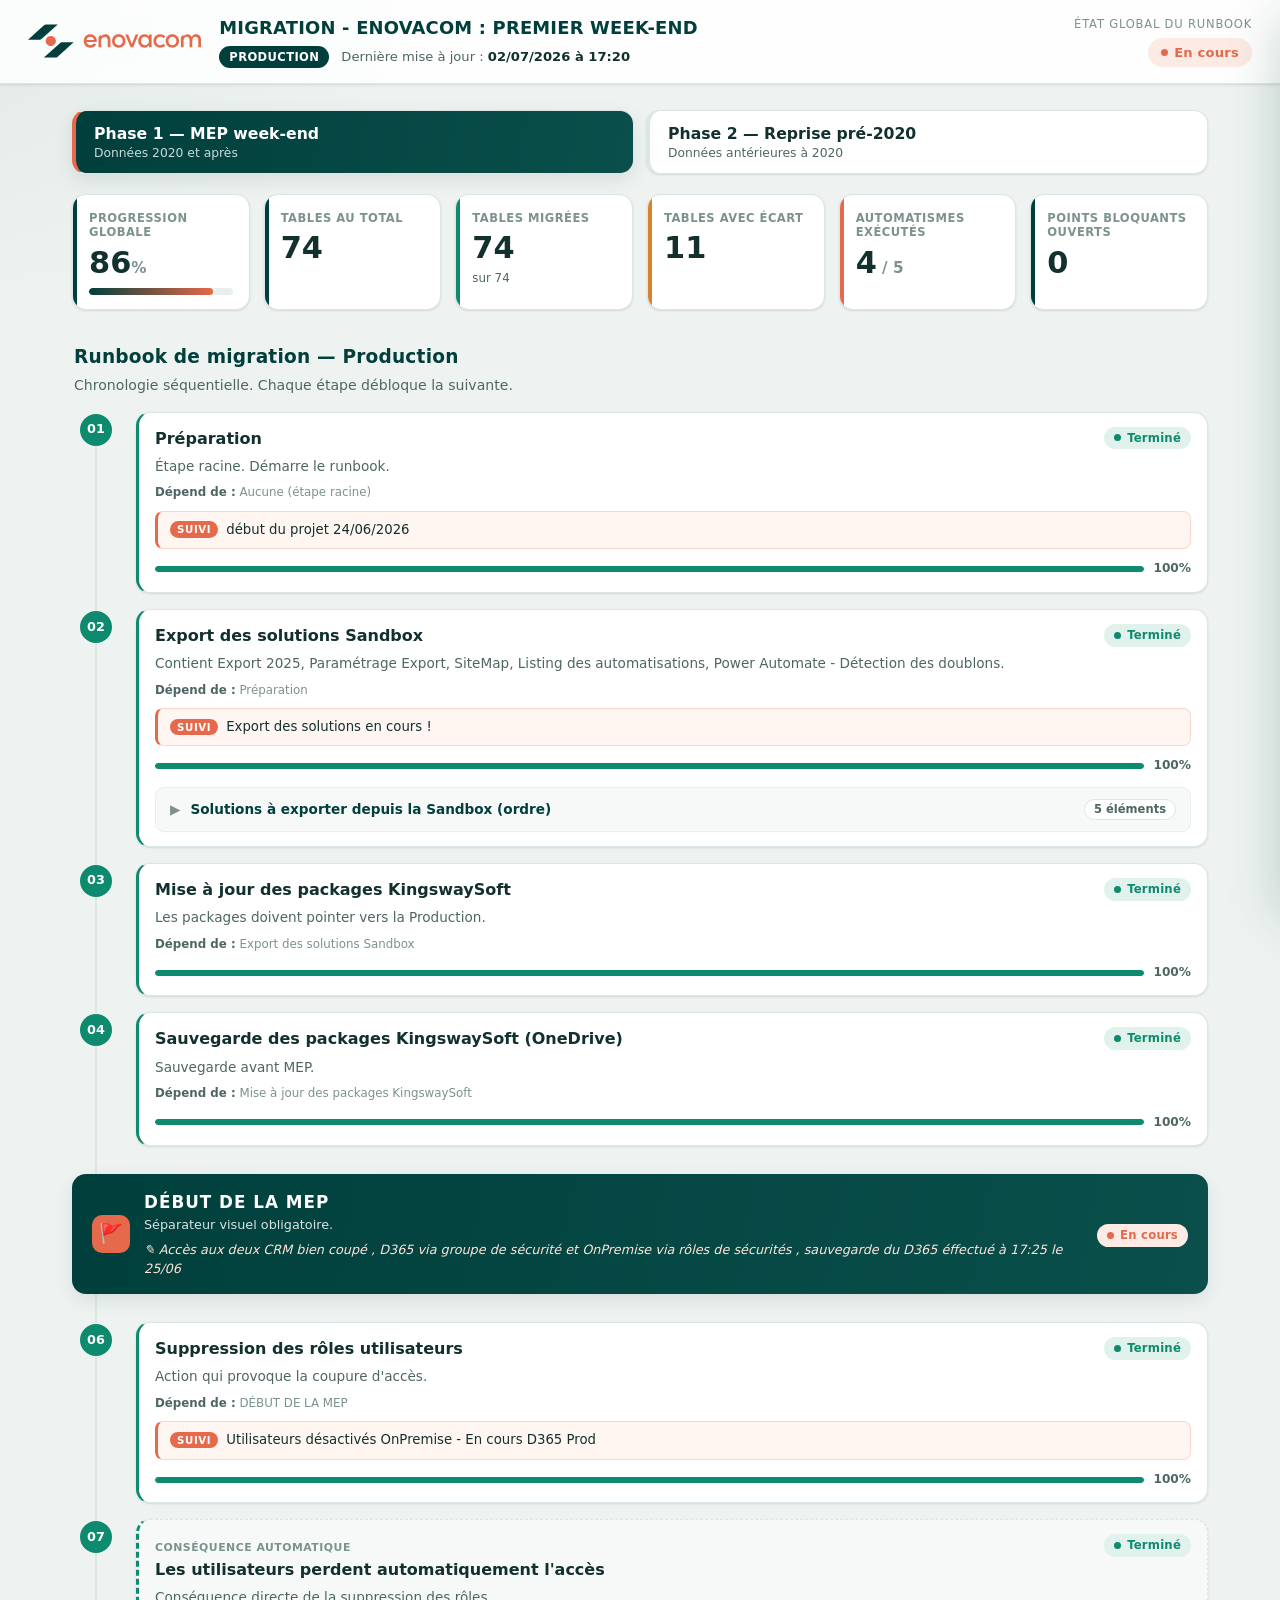
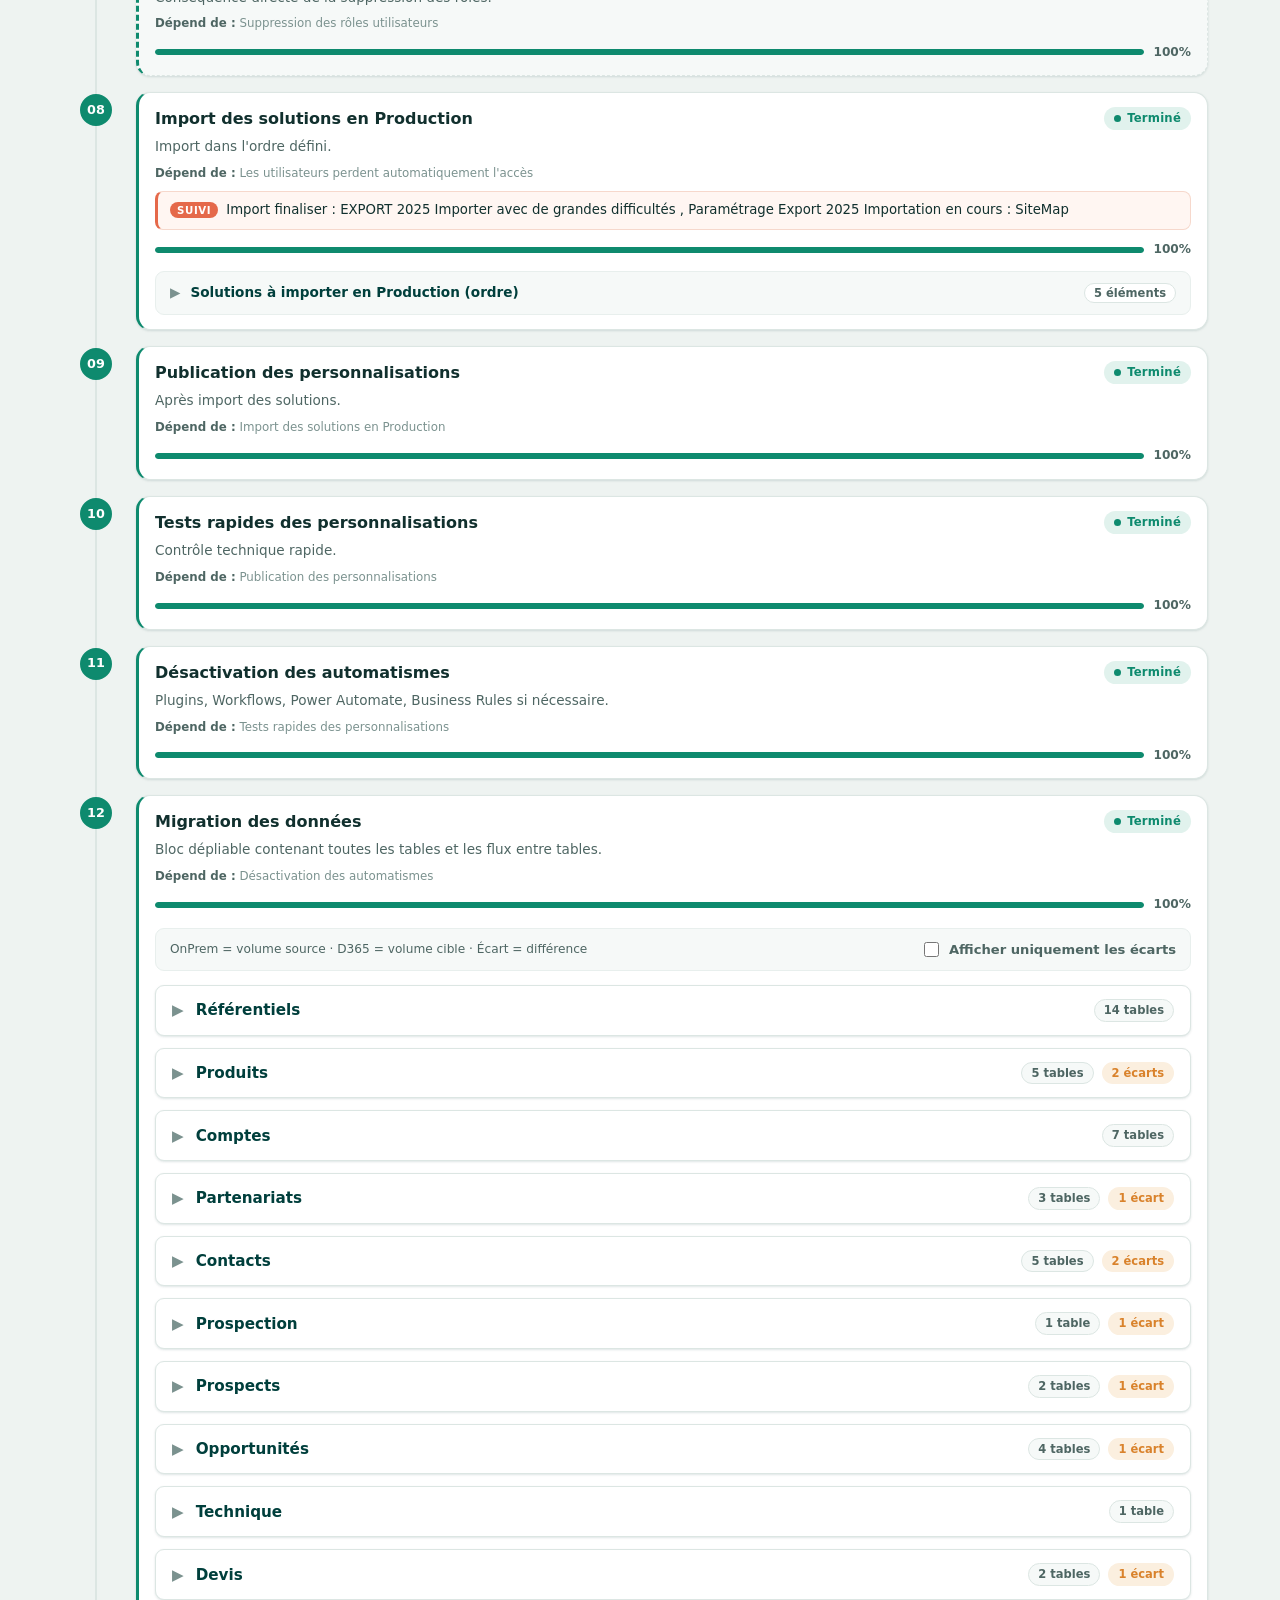
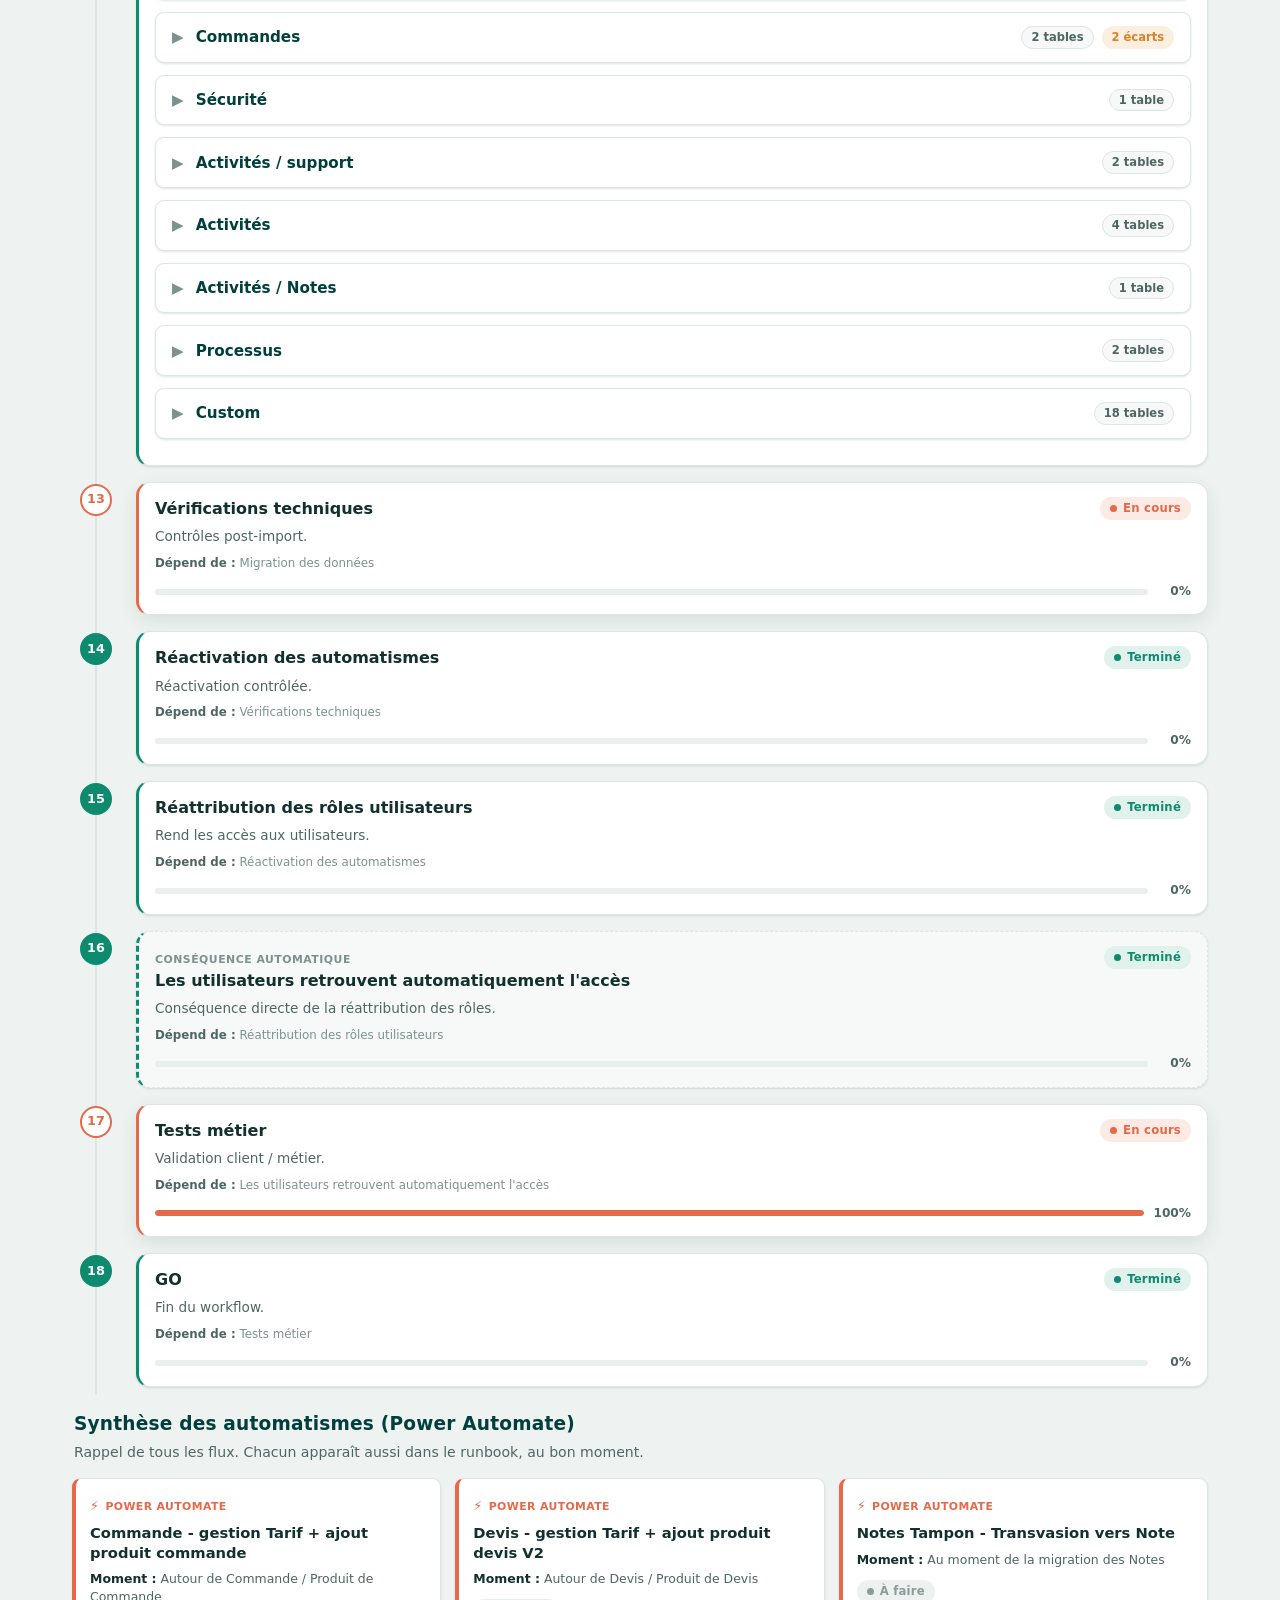
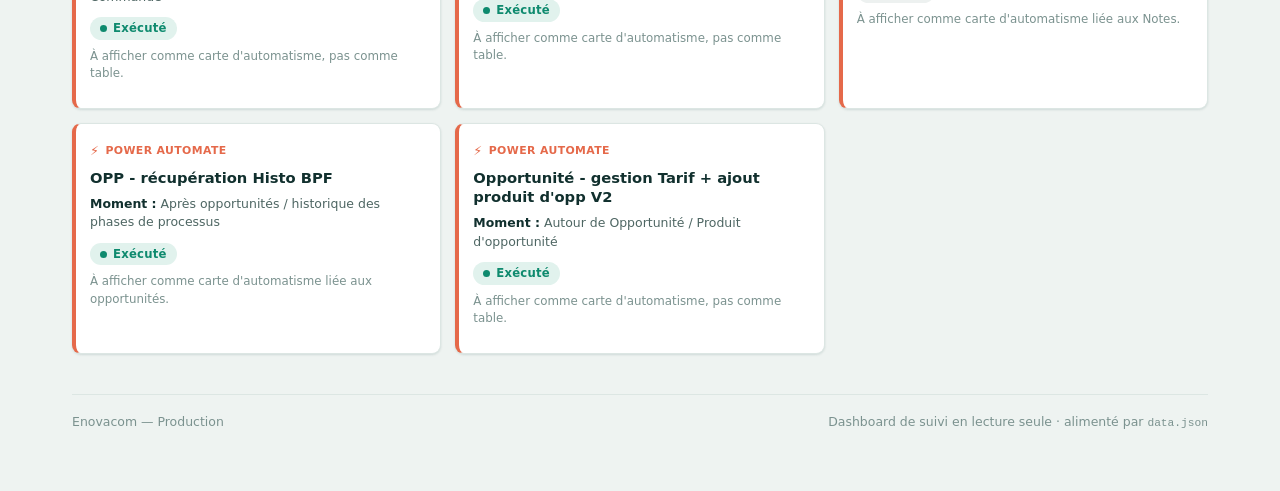
<file: index.html>
<!DOCTYPE html>
<html lang="fr">
<head>
  <meta charset="UTF-8" />
  <meta name="viewport" content="width=device-width, initial-scale=1.0" />
  <title>MIGRATION - ENOVACOM : PREMIER WEEK-END</title>
  <meta name="description" content="Suivi de la migration Enovacom vers la Production - Premier week-end de MEP." />
  <link rel="icon" type="image/svg+xml" href="assets/enovacom-logo.svg" />
  <link rel="stylesheet" href="styles.css" />
</head>
<body>
  <!-- 4.1 Header fixe -->
  <header class="app-header" id="appHeader">
    <div class="header-left">
      <img src="assets/enovacom-logo.svg" alt="Enovacom" class="header-logo" />
      <div class="header-titles">
        <h1 class="header-title" id="projectTitle">MIGRATION - ENOVACOM : PREMIER WEEK-END</h1>
        <div class="header-meta">
          <span class="badge badge-env" id="envBadge">Production</span>
          <span class="header-update">Dernière mise à jour : <strong id="lastUpdate">—</strong></span>
        </div>
      </div>
    </div>
    <div class="header-right">
      <span class="header-state-label">État global du runbook</span>
      <span class="status-pill status-pill-lg" id="globalState">—</span>
    </div>
  </header>

  <main class="app-main">
    <!-- Sélecteur de phase -->
    <div class="phase-switch" id="phaseSwitch" role="tablist" aria-label="Choix de la phase">
      <button class="phase-btn active" data-phase="1" role="tab" aria-selected="true">
        <span class="phase-btn-title">Phase 1 — MEP week-end</span>
        <span class="phase-btn-sub">Données 2020 et après</span>
      </button>
      <button class="phase-btn" data-phase="2" role="tab" aria-selected="false">
        <span class="phase-btn-title">Phase 2 — Reprise pré-2020</span>
        <span class="phase-btn-sub">Données antérieures à 2020</span>
      </button>
    </div>

    <!-- 4.2 Bandeau KPI -->
    <section class="kpi-band" id="kpiBand" aria-label="Indicateurs clés">
      <!-- KPI cards injected by app.js -->
    </section>

    <!-- 4.3 Workflow principal -->
    <section class="workflow-section">
      <div class="section-head">
        <h2>Runbook de migration — Production</h2>
        <p class="section-sub">Chronologie séquentielle. Chaque étape débloque la suivante.</p>
      </div>
      <ol class="timeline" id="timeline">
        <!-- Steps injected by app.js -->
      </ol>
    </section>

    <!-- 4.5 Section de synthèse des automatismes -->
    <section class="automations-summary">
      <div class="section-head">
        <h2>Synthèse des automatismes (Power Automate)</h2>
        <p class="section-sub">Rappel de tous les flux. Chacun apparaît aussi dans le runbook, au bon moment.</p>
      </div>
      <div class="automation-grid" id="automationSummary">
        <!-- Automation cards injected by app.js -->
      </div>
    </section>

    <footer class="app-footer">
      <span id="footerProject">Enovacom — Production</span>
      <span>Dashboard de suivi en lecture seule · alimenté par <code>data.json</code></span>
    </footer>
  </main>

  <!-- 4.6 Panneau détail latéral -->
  <div class="detail-overlay" id="detailOverlay" hidden></div>
  <aside class="detail-panel" id="detailPanel" aria-hidden="true" role="dialog" aria-label="Détail de la table">
    <div class="detail-head">
      <h3 id="detailTitle">Détail</h3>
      <button class="detail-close" id="detailClose" aria-label="Fermer le panneau">&times;</button>
    </div>
    <div class="detail-body" id="detailBody"></div>
  </aside>

  <div class="load-error" id="loadError" hidden>
    <p>Impossible de charger <code>data.json</code>. Vérifiez que le fichier est présent à côté de <code>index.html</code>.</p>
  </div>

  <script src="app.js"></script>
</body>
</html>
</file>
<file: styles.css>
/* =====================================================================
   MIGRATION - ENOVACOM : PREMIER WEEK-END
   Design premium inspiré de la D.A. Enovacom
   Couleurs marque : teal #003F3C  +  corail #E5694A
   ===================================================================== */

:root {
  /* Marque */
  --teal:        #003F3C;
  --teal-700:    #0A4F4B;
  --teal-600:    #0E8A6E;
  --coral:       #E5694A;
  --coral-soft:  #F4A28C;

  /* Neutres */
  --bg:          #EEF3F1;
  --surface:     #FFFFFF;
  --surface-2:   #F6F9F8;
  --line:        #DCE6E3;
  --line-soft:   #E8EFED;
  --ink:         #11302E;
  --ink-soft:    #4E6663;
  --ink-mute:    #7B928F;

  /* Statuts */
  --st-todo:     #8A9B98;
  --st-todo-bg:  #EDF1F0;
  --st-progress: #E5694A;
  --st-progress-bg:#FCEAE4;
  --st-done:     #0E8A6E;
  --st-done-bg:  #E1F2ED;
  --st-blocked:  #C0392B;
  --st-blocked-bg:#FBE7E4;
  --st-gap:      #D9822B;
  --st-gap-bg:   #FBEFDF;

  --radius:      14px;
  --radius-sm:   9px;
  --shadow-sm:   0 1px 2px rgba(0,63,60,.06), 0 1px 3px rgba(0,63,60,.08);
  --shadow-md:   0 6px 18px rgba(0,63,60,.10);
  --shadow-lg:   0 18px 50px rgba(0,63,60,.22);
  --header-h:    84px;
  --font:        "Segoe UI", system-ui, -apple-system, Roboto, Helvetica, Arial, sans-serif;
}

* { box-sizing: border-box; }

html { scroll-behavior: smooth; }

body {
  margin: 0;
  font-family: var(--font);
  color: var(--ink);
  background:
    radial-gradient(1200px 500px at 100% -10%, rgba(229,105,74,.07), transparent 60%),
    radial-gradient(1000px 600px at -10% 0%, rgba(0,63,60,.06), transparent 55%),
    var(--bg);
  line-height: 1.45;
  -webkit-font-smoothing: antialiased;
}

code { font-family: "Cascadia Code", Consolas, monospace; font-size: .9em; }

/* ============================ HEADER ============================ */
.app-header {
  position: sticky;
  top: 0;
  z-index: 40;
  min-height: var(--header-h);
  display: flex;
  align-items: center;
  justify-content: space-between;
  gap: 24px;
  padding: 14px 28px;
  background: rgba(255,255,255,.86);
  backdrop-filter: saturate(160%) blur(10px);
  border-bottom: 1px solid var(--line);
  box-shadow: var(--shadow-sm);
}
.header-left { display: flex; align-items: center; gap: 18px; min-width: 0; }
.header-logo { height: 34px; width: auto; display: block; }
.header-titles { min-width: 0; }
.header-title {
  margin: 0;
  font-size: 1.12rem;
  font-weight: 700;
  letter-spacing: .2px;
  color: var(--teal);
  white-space: nowrap;
  overflow: hidden;
  text-overflow: ellipsis;
}
.header-meta { display: flex; align-items: center; gap: 12px; margin-top: 5px; flex-wrap: wrap; }
.header-update { font-size: .82rem; color: var(--ink-soft); }
.header-update strong { color: var(--ink); }
.header-right { display: flex; flex-direction: column; align-items: flex-end; gap: 6px; flex-shrink: 0; }
.header-state-label { font-size: .72rem; text-transform: uppercase; letter-spacing: .8px; color: var(--ink-mute); }

.badge {
  display: inline-flex; align-items: center;
  padding: 3px 10px; border-radius: 999px;
  font-size: .72rem; font-weight: 700; letter-spacing: .4px;
}
.badge-env { background: var(--teal); color: #fff; text-transform: uppercase; }

/* ============================ MAIN ============================ */
.app-main { max-width: 1180px; margin: 0 auto; padding: 26px 22px 60px; }

.section-head { margin: 8px 2px 16px; }
.section-head h2 { margin: 0; font-size: 1.16rem; color: var(--teal); letter-spacing: .2px; }
.section-sub { margin: 4px 0 0; color: var(--ink-soft); font-size: .88rem; }

/* ============================ KPI BAND ============================ */
.kpi-band {
  display: grid;
  grid-template-columns: repeat(6, 1fr);
  gap: 14px;
  margin-bottom: 34px;
}
.kpi-card {
  background: var(--surface);
  border: 1px solid var(--line);
  border-radius: var(--radius);
  padding: 16px 16px 14px;
  box-shadow: var(--shadow-sm);
  position: relative;
  overflow: hidden;
}
.kpi-card::before {
  content: ""; position: absolute; left: 0; top: 0; bottom: 0; width: 4px;
  background: var(--teal);
}
.kpi-card.accent::before { background: var(--coral); }
.kpi-card.warn::before   { background: var(--st-gap); }
.kpi-card.good::before   { background: var(--st-done); }
.kpi-label {
  font-size: .72rem; text-transform: uppercase; letter-spacing: .5px;
  color: var(--ink-mute); font-weight: 700; line-height: 1.25;
}
.kpi-value { font-size: 1.9rem; font-weight: 800; color: var(--ink); margin-top: 8px; line-height: 1; }
.kpi-value small { font-size: .95rem; font-weight: 700; color: var(--ink-mute); }
.kpi-sub { font-size: .74rem; color: var(--ink-soft); margin-top: 6px; }

.kpi-card.kpi-progress { grid-column: span 1; }
.kpi-progress .progress-track {
  height: 7px; border-radius: 99px; background: var(--line-soft); margin-top: 10px; overflow: hidden;
}
.kpi-progress .progress-fill {
  height: 100%; border-radius: 99px;
  background: linear-gradient(90deg, var(--teal), var(--coral));
  transition: width .5s ease;
}

/* ============================ STATUS PILLS ============================ */
.status-pill {
  display: inline-flex; align-items: center; gap: 6px;
  padding: 3px 10px; border-radius: 999px;
  font-size: .73rem; font-weight: 700; letter-spacing: .2px;
  white-space: nowrap;
}
.status-pill::before { content: ""; width: 7px; height: 7px; border-radius: 50%; background: currentColor; }
.status-pill-lg { font-size: .82rem; padding: 5px 13px; }

.st-a_faire  { background: var(--st-todo-bg);    color: var(--st-todo); }
.st-en_cours { background: var(--st-progress-bg);color: var(--st-progress); }
.st-termine, .st-migre, .st-execute, .st-ok {
  background: var(--st-done-bg); color: var(--st-done);
}
.st-bloque, .st-ko { background: var(--st-blocked-bg); color: var(--st-blocked); }
.st-ecart { background: var(--st-gap-bg); color: var(--st-gap); }

/* ============================ TIMELINE ============================ */
.timeline { list-style: none; margin: 0; padding: 0; position: relative; }
.timeline::before {
  content: ""; position: absolute; left: 23px; top: 8px; bottom: 8px; width: 2px;
  background: linear-gradient(var(--line), var(--line));
}

.tl-step { position: relative; padding: 0 0 16px 64px; }
.tl-node {
  position: absolute; left: 8px; top: 2px;
  width: 32px; height: 32px; border-radius: 50%;
  display: flex; align-items: center; justify-content: center;
  font-size: .8rem; font-weight: 800;
  background: var(--surface); color: var(--ink-soft);
  border: 2px solid var(--line); z-index: 1;
}
.tl-step[data-status="en_cours"] .tl-node { border-color: var(--coral); color: var(--coral); }
.tl-step[data-status="termine"] .tl-node { border-color: var(--st-done); background: var(--st-done); color: #fff; }
.tl-step[data-status="bloque"] .tl-node  { border-color: var(--st-blocked); background: var(--st-blocked); color: #fff; }

.tl-card {
  background: var(--surface);
  border: 1px solid var(--line);
  border-radius: var(--radius);
  padding: 14px 16px;
  box-shadow: var(--shadow-sm);
  transition: box-shadow .2s, transform .2s;
}
.tl-step[data-status="termine"] .tl-card { border-left: 3px solid var(--st-done); }
.tl-step[data-status="en_cours"] .tl-card { border-left: 3px solid var(--coral); box-shadow: var(--shadow-md); }
.tl-step[data-status="bloque"] .tl-card  { border-left: 3px solid var(--st-blocked); }

.tl-card-head { display: flex; align-items: flex-start; justify-content: space-between; gap: 12px; }
.tl-name { margin: 0; font-size: 1rem; font-weight: 700; color: var(--ink); }
.tl-comment { margin: 7px 0 0; font-size: .85rem; color: var(--ink-soft); }
.tl-dep { margin: 8px 0 0; font-size: .74rem; color: var(--ink-mute); }
.tl-dep strong { color: var(--ink-soft); font-weight: 600; }

.tl-progress { display: flex; align-items: center; gap: 9px; margin-top: 11px; }
.tl-progress .progress-track { flex: 1; height: 6px; border-radius: 99px; background: var(--line-soft); overflow: hidden; }
.tl-progress .progress-fill { height: 100%; border-radius: 99px; background: var(--coral); transition: width .4s; }
.tl-step[data-status="termine"] .tl-progress .progress-fill { background: var(--st-done); }
.tl-progress .progress-num { font-size: .76rem; font-weight: 700; color: var(--ink-soft); min-width: 34px; text-align: right; }

/* Consequence (auto) steps */
.tl-step.is-consequence .tl-card {
  background: var(--surface-2);
  border-style: dashed;
}
.tl-consequence-tag {
  font-size: .68rem; text-transform: uppercase; letter-spacing: .5px;
  color: var(--ink-mute); font-weight: 700;
}

/* Milestone : DÉBUT DE LA MEP */
.tl-milestone { position: relative; padding: 6px 0 22px 0; margin: 6px 0; }
.tl-milestone .milestone-banner {
  display: flex; align-items: center; gap: 14px;
  background: linear-gradient(100deg, var(--teal), var(--teal-700));
  color: #fff; border-radius: var(--radius);
  padding: 16px 20px; box-shadow: var(--shadow-md);
  position: relative; z-index: 2;
}
.milestone-flag {
  width: 38px; height: 38px; border-radius: 10px;
  background: var(--coral); color: #fff;
  display: flex; align-items: center; justify-content: center;
  font-size: 1.2rem; flex-shrink: 0;
}
.milestone-text h3 { margin: 0; font-size: 1.05rem; letter-spacing: 1px; }
.milestone-text p { margin: 2px 0 0; font-size: .8rem; opacity: .85; }
.milestone-status { margin-left: auto; }

/* ============================ SOLUTIONS (sub-block) ============================ */
.subblock {
  margin-top: 12px; border: 1px solid var(--line-soft); border-radius: var(--radius-sm);
  background: var(--surface-2); overflow: hidden;
}
.subblock-toggle {
  width: 100%; text-align: left; cursor: pointer;
  background: none; border: 0; padding: 11px 14px;
  display: flex; align-items: center; gap: 10px;
  font-size: .85rem; font-weight: 700; color: var(--teal);
}
.subblock-toggle .chev { transition: transform .2s; color: var(--ink-mute); }
.subblock[open] .subblock-toggle .chev { transform: rotate(90deg); }
.subblock-toggle .count-chip {
  margin-left: auto; font-size: .72rem; font-weight: 700; color: var(--ink-soft);
  background: var(--surface); border: 1px solid var(--line); padding: 1px 9px; border-radius: 99px;
}
.subblock-body { padding: 4px 14px 12px; }

.ordered-list { list-style: none; margin: 0; padding: 0; }
.ordered-list li {
  display: block;
  padding: 8px 4px; border-bottom: 1px solid var(--line-soft);
}
.ordered-list li:last-child { border-bottom: 0; }
.ord-main { display: flex; align-items: center; gap: 11px; }
.ord-num {
  width: 24px; height: 24px; border-radius: 7px; flex-shrink: 0;
  background: var(--surface); border: 1px solid var(--line);
  display: flex; align-items: center; justify-content: center;
  font-size: .76rem; font-weight: 800; color: var(--teal);
}
.ord-name { font-size: .87rem; font-weight: 600; }
.ord-comment { font-size: .76rem; color: var(--ink-mute); margin-left: 4px; }
.ord-main .status-pill { margin-left: auto; }
.ordered-list .suivi { margin: 6px 0 2px 35px; }

/* ============================ DATA MIGRATION BLOCK ============================ */
.data-block { margin-top: 14px; }
.data-toolbar {
  display: flex; align-items: center; gap: 14px; flex-wrap: wrap;
  margin: 4px 0 14px; padding: 10px 14px;
  background: var(--surface-2); border: 1px solid var(--line-soft); border-radius: var(--radius-sm);
}
.data-toolbar .legend { display: flex; gap: 14px; flex-wrap: wrap; font-size: .76rem; color: var(--ink-soft); }
.filter-toggle { display: inline-flex; align-items: center; gap: 7px; cursor: pointer; font-size: .82rem; font-weight: 600; color: var(--ink-soft); margin-left: auto; }
.filter-toggle input { accent-color: var(--coral); width: 15px; height: 15px; }

.family {
  border: 1px solid var(--line); border-radius: var(--radius-sm);
  margin-bottom: 12px; background: var(--surface); overflow: hidden;
  box-shadow: var(--shadow-sm);
}
.family-head {
  width: 100%; cursor: pointer; border: 0; background: none;
  display: flex; align-items: center; gap: 12px; padding: 13px 16px;
  font-size: .95rem; font-weight: 700; color: var(--ink);
}
.family-head .chev { color: var(--ink-mute); transition: transform .2s; }
.family[open] .family-head .chev { transform: rotate(90deg); }
.family-head .fam-name { color: var(--teal); }
.family-head .fam-stats { margin-left: auto; display: flex; gap: 8px; align-items: center; }
.fam-chip {
  font-size: .72rem; font-weight: 700; padding: 2px 9px; border-radius: 99px;
  background: var(--surface-2); border: 1px solid var(--line); color: var(--ink-soft);
}
.fam-chip.gap { background: var(--st-gap-bg); border-color: transparent; color: var(--st-gap); }

.family-body { padding: 0 8px 10px; }

/* table list */
.tbl-wrap { overflow-x: auto; }
.tbl {
  width: 100%; border-collapse: collapse; font-size: .83rem; min-width: 760px;
}
.tbl thead th {
  text-align: left; font-size: .7rem; text-transform: uppercase; letter-spacing: .4px;
  color: var(--ink-mute); font-weight: 700; padding: 8px 10px; border-bottom: 1px solid var(--line);
}
.tbl thead th.num, .tbl tbody td.num { text-align: right; }
.tbl tbody tr { cursor: pointer; transition: background .12s; }
.tbl tbody tr:hover { background: var(--surface-2); }
.tbl tbody td { padding: 9px 10px; border-bottom: 1px solid var(--line-soft); vertical-align: middle; }
.tbl tbody tr:last-child td { border-bottom: 0; }
.tbl .t-order { color: var(--ink-mute); font-weight: 700; font-variant-numeric: tabular-nums; }
.tbl .t-name { font-weight: 600; color: var(--ink); }
.tbl .num { font-variant-numeric: tabular-nums; }
.tbl .gap-pos { color: var(--st-gap); font-weight: 700; }
.tbl .gap-zero { color: var(--ink-mute); }
.tbl .pct-ok { color: var(--st-done); font-weight: 700; }
.tbl .pct-part { color: var(--st-gap); font-weight: 700; }
.tbl .pct-zero { color: var(--ink-mute); font-weight: 700; }
.tbl .muted { color: var(--ink-mute); }
.type-tag {
  font-size: .68rem; font-weight: 700; padding: 1px 7px; border-radius: 6px;
  background: var(--surface-2); border: 1px solid var(--line); color: var(--ink-soft);
}
.type-tag.custom { background: #EFEAF6; border-color: transparent; color: #6C4BB6; }
.type-tag.confirm { background: var(--st-gap-bg); border-color: transparent; color: var(--st-gap); }

/* ============================ SUIVI (commentaire d'avancement) ============================ */
.suivi {
  margin-top: 9px; padding: 9px 12px;
  background: #FFF6F2; border: 1px solid #F6D8CC; border-left: 3px solid var(--coral);
  border-radius: 8px; font-size: .83rem; color: var(--ink); line-height: 1.4;
}
.suivi-tag {
  display: inline-block; margin-right: 8px;
  font-size: .64rem; font-weight: 800; text-transform: uppercase; letter-spacing: .6px;
  color: #fff; background: var(--coral); padding: 1px 7px; border-radius: 99px; vertical-align: middle;
}
/* note compacte sous le nom de table */
.t-note { margin-top: 5px; font-size: .76rem; color: var(--coral); font-weight: 500; line-height: 1.35; }
.t-note .suivi-tag { font-size: .58rem; }
.milestone-note { margin: 6px 0 0 !important; font-size: .8rem !important; opacity: 1 !important; color: #FFE3D8; font-style: italic; }
.detail-suivi { border-color: #F6D8CC; background: #FFF6F2; color: var(--ink); }

tr.row-gap td.num.gap { background: var(--st-gap-bg); }

/* ============================ AUTOMATION CARDS ============================ */
.automation-grid { display: grid; grid-template-columns: repeat(auto-fill, minmax(280px, 1fr)); gap: 14px; }
.auto-card {
  background: var(--surface);
  border: 1px solid var(--line);
  border-left: 4px solid var(--coral);
  border-radius: var(--radius-sm);
  padding: 14px;
  box-shadow: var(--shadow-sm);
}
.auto-card .auto-type {
  display: inline-flex; align-items: center; gap: 6px;
  font-size: .68rem; font-weight: 800; letter-spacing: .4px; text-transform: uppercase;
  color: var(--coral);
}
.auto-card .auto-type::before { content: "⚡"; font-size: .8rem; }
.auto-card h4 { margin: 7px 0 0; font-size: .92rem; color: var(--ink); line-height: 1.3; }
.auto-card .auto-moment { margin: 8px 0 0; font-size: .78rem; color: var(--ink-soft); }
.auto-card .auto-moment b { color: var(--ink); font-weight: 600; }
.auto-card .auto-foot { margin-top: 11px; display: flex; align-items: center; justify-content: space-between; gap: 8px; }
.auto-card .auto-comment { font-size: .74rem; color: var(--ink-mute); margin-top: 8px; }

/* inline automation card inside a family */
.family .auto-card { margin: 8px; border-left-width: 4px; background: var(--surface-2); }
.family-autos { padding: 0 0 4px; }
.family-autos-label {
  font-size: .7rem; text-transform: uppercase; letter-spacing: .5px;
  color: var(--ink-mute); font-weight: 700; padding: 4px 12px;
}

/* ============================ DETAIL PANEL ============================ */
.detail-overlay {
  position: fixed; inset: 0; background: rgba(17,48,46,.34);
  z-index: 50; opacity: 0; transition: opacity .25s;
}
.detail-overlay.show { opacity: 1; }
.detail-panel {
  position: fixed; top: 0; right: 0; height: 100%; width: min(420px, 92vw);
  background: var(--surface); z-index: 60;
  box-shadow: var(--shadow-lg);
  transform: translateX(100%); transition: transform .28s cubic-bezier(.4,0,.2,1);
  display: flex; flex-direction: column;
}
.detail-panel.open { transform: translateX(0); }
.detail-head {
  display: flex; align-items: center; justify-content: space-between; gap: 10px;
  padding: 18px 20px; border-bottom: 1px solid var(--line);
  background: var(--teal); color: #fff;
}
.detail-head h3 { margin: 0; font-size: 1rem; }
.detail-close {
  border: 0; background: rgba(255,255,255,.15); color: #fff;
  width: 30px; height: 30px; border-radius: 8px; font-size: 1.3rem; cursor: pointer; line-height: 1;
}
.detail-close:hover { background: rgba(255,255,255,.28); }
.detail-body { padding: 18px 20px; overflow-y: auto; }

.detail-row { display: flex; justify-content: space-between; gap: 14px; padding: 10px 0; border-bottom: 1px solid var(--line-soft); }
.detail-row dt { font-size: .76rem; text-transform: uppercase; letter-spacing: .4px; color: var(--ink-mute); font-weight: 700; }
.detail-row dd { margin: 0; font-size: .9rem; font-weight: 600; color: var(--ink); text-align: right; }
.detail-section-title { margin: 18px 0 6px; font-size: .78rem; text-transform: uppercase; letter-spacing: .5px; color: var(--teal); font-weight: 800; }
.detail-comment { font-size: .88rem; color: var(--ink-soft); background: var(--surface-2); padding: 12px; border-radius: var(--radius-sm); border: 1px solid var(--line-soft); }
.detail-gap-box {
  margin-top: 10px; padding: 12px; border-radius: var(--radius-sm);
  background: var(--st-gap-bg); color: var(--st-gap); font-weight: 700; font-size: .9rem;
  display: flex; align-items: center; gap: 8px;
}
.detail-readonly-note { margin-top: 18px; font-size: .74rem; color: var(--ink-mute); font-style: italic; }

/* ============================ FOOTER ============================ */
.app-footer {
  margin-top: 40px; padding-top: 18px; border-top: 1px solid var(--line);
  display: flex; justify-content: space-between; gap: 12px; flex-wrap: wrap;
  font-size: .78rem; color: var(--ink-mute);
}

.load-error {
  max-width: 600px; margin: 40px auto; padding: 18px 20px;
  background: var(--st-blocked-bg); color: var(--st-blocked);
  border-radius: var(--radius); border: 1px solid var(--st-blocked);
}

/* ============================ RESPONSIVE ============================ */
@media (max-width: 920px) {
  .kpi-band { grid-template-columns: repeat(3, 1fr); }
}
@media (max-width: 760px) {
  .app-header { flex-direction: column; align-items: flex-start; gap: 10px; }
  .header-right { align-items: flex-start; }
  .header-title { white-space: normal; }
}
@media (max-width: 560px) {
  .kpi-band { grid-template-columns: repeat(2, 1fr); }
  .tl-step { padding-left: 52px; }
  .timeline::before { left: 19px; }
  .tl-node { left: 4px; }
}

/* ===== Sélecteur de phase (Phase 1 / Phase 2) ===== */
.phase-switch { display: flex; gap: 12px; margin-bottom: 20px; flex-wrap: wrap; }
.phase-btn {
  flex: 1; min-width: 230px; text-align: left; cursor: pointer;
  border: 1px solid var(--line); border-left: 4px solid var(--line);
  background: var(--surface); border-radius: var(--radius);
  padding: 13px 18px; font-family: inherit;
  display: flex; flex-direction: column; gap: 3px;
  transition: border-color .18s ease, background .18s ease, box-shadow .18s ease;
  box-shadow: var(--shadow-sm);
}
.phase-btn:hover { border-color: var(--teal); }
.phase-btn.active {
  border-left-color: var(--coral);
  background: linear-gradient(100deg, var(--teal), var(--teal-700));
  box-shadow: var(--shadow-md);
}
.phase-btn-title { font-weight: 800; font-size: .98rem; color: var(--ink); }
.phase-btn-sub { font-size: .77rem; color: var(--ink-soft); }
.phase-btn.active .phase-btn-title { color: #fff; }
.phase-btn.active .phase-btn-sub { color: rgba(255,255,255,.8); }
@media (max-width: 560px) { .phase-btn { min-width: 100%; } }
</file>
